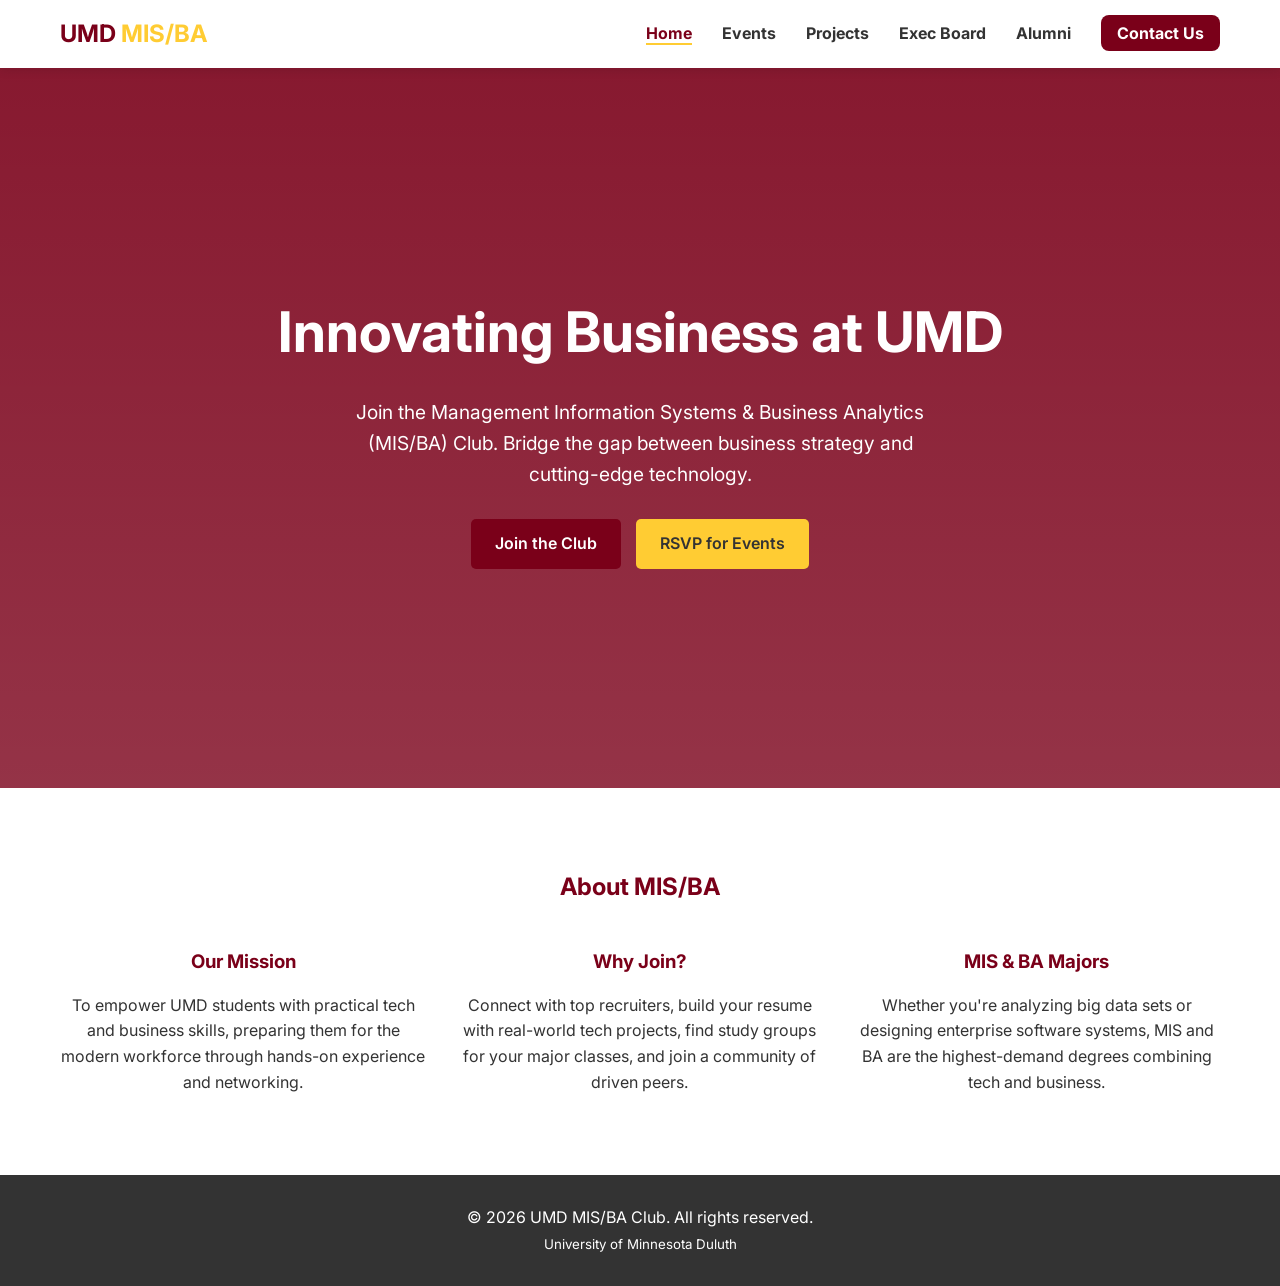
<file: index.html>
<!DOCTYPE html>
<html lang="en">
<head>
    <meta charset="UTF-8">
    <meta name="viewport" content="width=device-width, initial-scale=1.0">
    <title>Home | UMD MIS/BA Club</title>
    <link rel="stylesheet" href="style.css">
    <link href="https://fonts.googleapis.com/css2?family=Inter:wght@300;400;600;700&display=swap" rel="stylesheet">
</head>
<body>

    <nav id="navbar">
        <div class="nav-container">
            <div class="logo">
                <a href="index.html">UMD <span>MIS/BA</span></a>
            </div>
            
            <button class="hamburger" aria-label="Toggle navigation">
                <span class="bar"></span>
                <span class="bar"></span>
                <span class="bar"></span>
            </button>

            <ul class="nav-links">
    <li><a href="index.html">Home</a></li>
    <li><a href="events.html">Events</a></li>
    <li><a href="projects.html">Projects</a></li>
    <li><a href="board.html">Exec Board</a></li>
    <li><a href="alumni.html">Alumni</a></li>
    <li><a href="contact.html" class="nav-cta">Contact Us</a></li>
</ul>
        </div>
    </nav>

    <main>
        <section id="hero">
            <div class="hero-content">
                <h1>Innovating Business at UMD</h1>
                <p>Join the Management Information Systems & Business Analytics (MIS/BA) Club.
                     Bridge the gap between business strategy and cutting-edge technology.</p>
                <div class="hero-buttons">
                    <a href="contact.html" class="btn btn-primary">Join the Club</a>
                    <a href="events.html" class="btn btn-secondary">RSVP for Events</a>
                </div>
            </div>
        </section>

        <section id="about" class="section-padding">
            <div class="container text-center">
                <h2>About MIS/BA</h2>
                <div class="about-grid">
                    <div class="about-card">
                        <h3>Our Mission</h3>
                        <p>To empower UMD students with practical tech and business skills,
                             preparing them for the modern workforce through hands-on experience and networking.</p>
                    </div>
                    <div class="about-card">
                        <h3>Why Join?</h3>
                        <p>Connect with top recruiters, build your resume with real-world tech projects,
                             find study groups for your major classes, and join a community of driven peers.</p>
                    </div>
                    <div class="about-card">
                        <h3>MIS & BA Majors</h3>
                        <p>Whether you're analyzing big data sets or designing enterprise software systems, 
                            MIS and BA are the highest-demand degrees combining tech and business.</p>
                    </div>
                </div>
            </div>
        </section>
    </main>

    <footer>
        <div class="container text-center">
            <p>&copy; <span class="year"></span> UMD MIS/BA Club. All rights reserved.</p>
            <p><small>University of Minnesota Duluth</small></p>
        </div>
    </footer>

    <script src="script.js"></script>
</body>
</html>
</file>
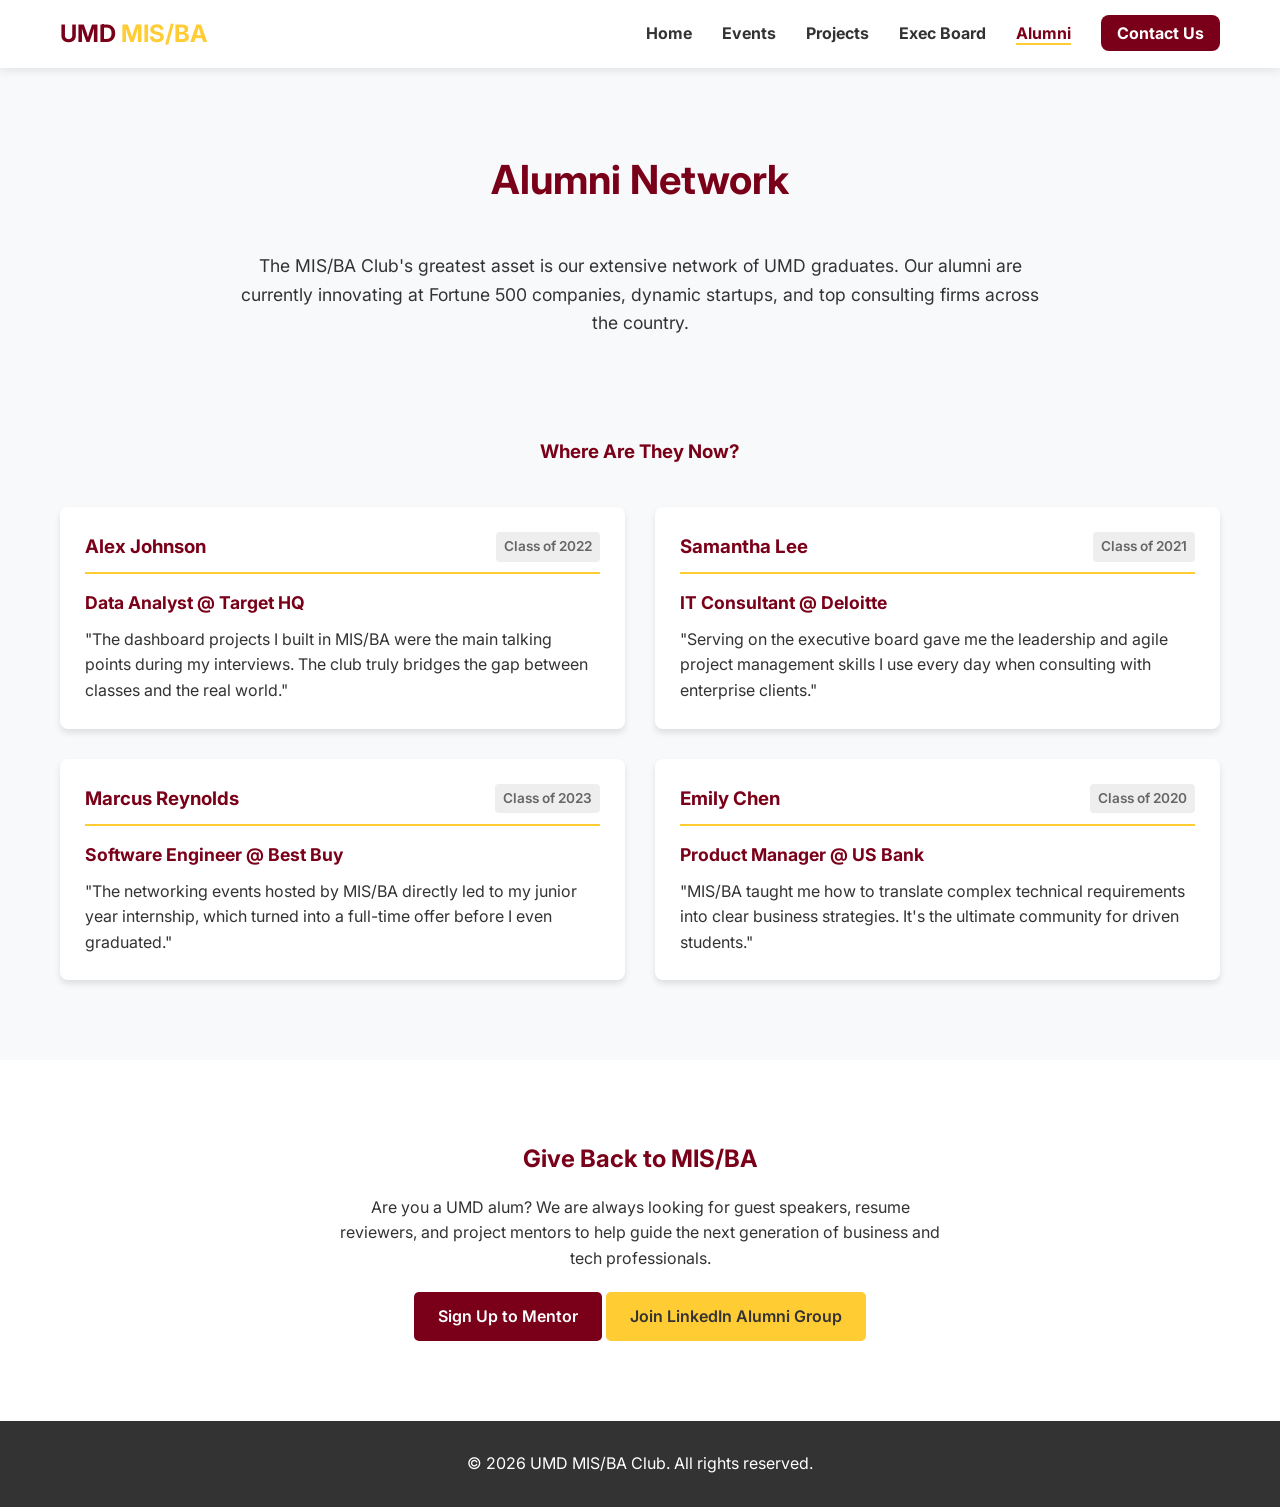
<file: alumni.html>
<!DOCTYPE html>
<html lang="en">
<head>
    <meta charset="UTF-8">
    <meta name="viewport" content="width=device-width, initial-scale=1.0">
    <title>Alumni | UMD MIS/BA Club</title>
    <link rel="stylesheet" href="style.css">
    <link href="https://fonts.googleapis.com/css2?family=Inter:wght@300;400;600;700&display=swap" rel="stylesheet">
</head>
<body>

    <nav id="navbar">
        <div class="nav-container">
            <div class="logo"><a href="index.html">UMD <span>MIS/BA</span></a></div>
            <button class="hamburger" aria-label="Toggle navigation"><span class="bar"></span><span class="bar"></span><span class="bar"></span></button>
            <ul class="nav-links">
                <li><a href="index.html">Home</a></li>
                <li><a href="events.html">Events</a></li>
                <li><a href="projects.html">Projects</a></li>
                <li><a href="board.html">Exec Board</a></li>
                <li><a href="alumni.html">Alumni</a></li>
                <li><a href="contact.html" class="nav-cta">Contact Us</a></li>
            </ul>
        </div>
    </nav>

    <main class="bg-light">
        <section class="section-padding" style="padding-bottom: 20px;">
            <div class="container text-center">
                <h2 class="page-title">Alumni Network</h2>
                <p style="max-width: 800px; margin: 0 auto; font-size: 1.1rem;">
                    The MIS/BA Club's greatest asset is our extensive network of UMD graduates. Our alumni are currently 
                    innovating at Fortune 500 companies, dynamic startups, and top consulting firms across the country.
                </p>
            </div>
        </section>

        <section class="section-padding">
            <div class="container">
                <h3 class="text-center" style="margin-bottom: 30px;">Where Are They Now?</h3>
                <div class="grid-container">
                    
                    <div class="card alumni-card">
                        <div class="alumni-header">
                            <h3>Alex Johnson</h3>
                            <span class="grad-year">Class of 2022</span>
                        </div>
                        <p class="company"><strong>Data Analyst @ Target HQ</strong></p>
                        <p>"The dashboard projects I built in MIS/BA were the main talking points during my interviews. 
                            The club truly bridges the gap between classes and the real world."</p>
                    </div>

                    <div class="card alumni-card">
                        <div class="alumni-header">
                            <h3>Samantha Lee</h3>
                            <span class="grad-year">Class of 2021</span>
                        </div>
                        <p class="company"><strong>IT Consultant @ Deloitte</strong></p>
                        <p>"Serving on the executive board gave me the leadership and agile project management skills
                             I use every day when consulting with enterprise clients."</p>
                    </div>

                    <div class="card alumni-card">
                        <div class="alumni-header">
                            <h3>Marcus Reynolds</h3>
                            <span class="grad-year">Class of 2023</span>
                        </div>
                        <p class="company"><strong>Software Engineer @ Best Buy</strong></p>
                        <p>"The networking events hosted by MIS/BA directly led to my junior year internship, which turned 
                            into a full-time offer before I even graduated."</p>
                    </div>

                    <div class="card alumni-card">
                        <div class="alumni-header">
                            <h3>Emily Chen</h3>
                            <span class="grad-year">Class of 2020</span>
                        </div>
                        <p class="company"><strong>Product Manager @ US Bank</strong></p>
                        <p>"MIS/BA taught me how to translate complex technical requirements into clear business 
                            strategies. It's the ultimate community for driven students."</p>
                    </div>

                </div>
            </div>
        </section>

        <section class="section-padding" style="background-color: var(--white);">
            <div class="container text-center">
                <h2>Give Back to MIS/BA</h2>
                <p style="max-width: 600px; margin: 0 auto 20px auto;">
                    Are you a UMD alum? We are always looking for guest speakers, resume reviewers, 
                    and project mentors to help guide the next generation of business and tech professionals.
                </p>
                <a href="contact.html" class="btn btn-primary">Sign Up to Mentor</a>
<a href="https://www.linkedin.com/groups/6566647/" class="btn btn-secondary" target="_blank">Join LinkedIn Alumni Group</a>            </div>
        </section>
    </main>

    <footer>
        <div class="container text-center">
            <p>&copy; <span class="year"></span> UMD MIS/BA Club. All rights reserved.</p>
        </div>
    </footer>

    <script src="script.js"></script>
</body>
</html>
</file>
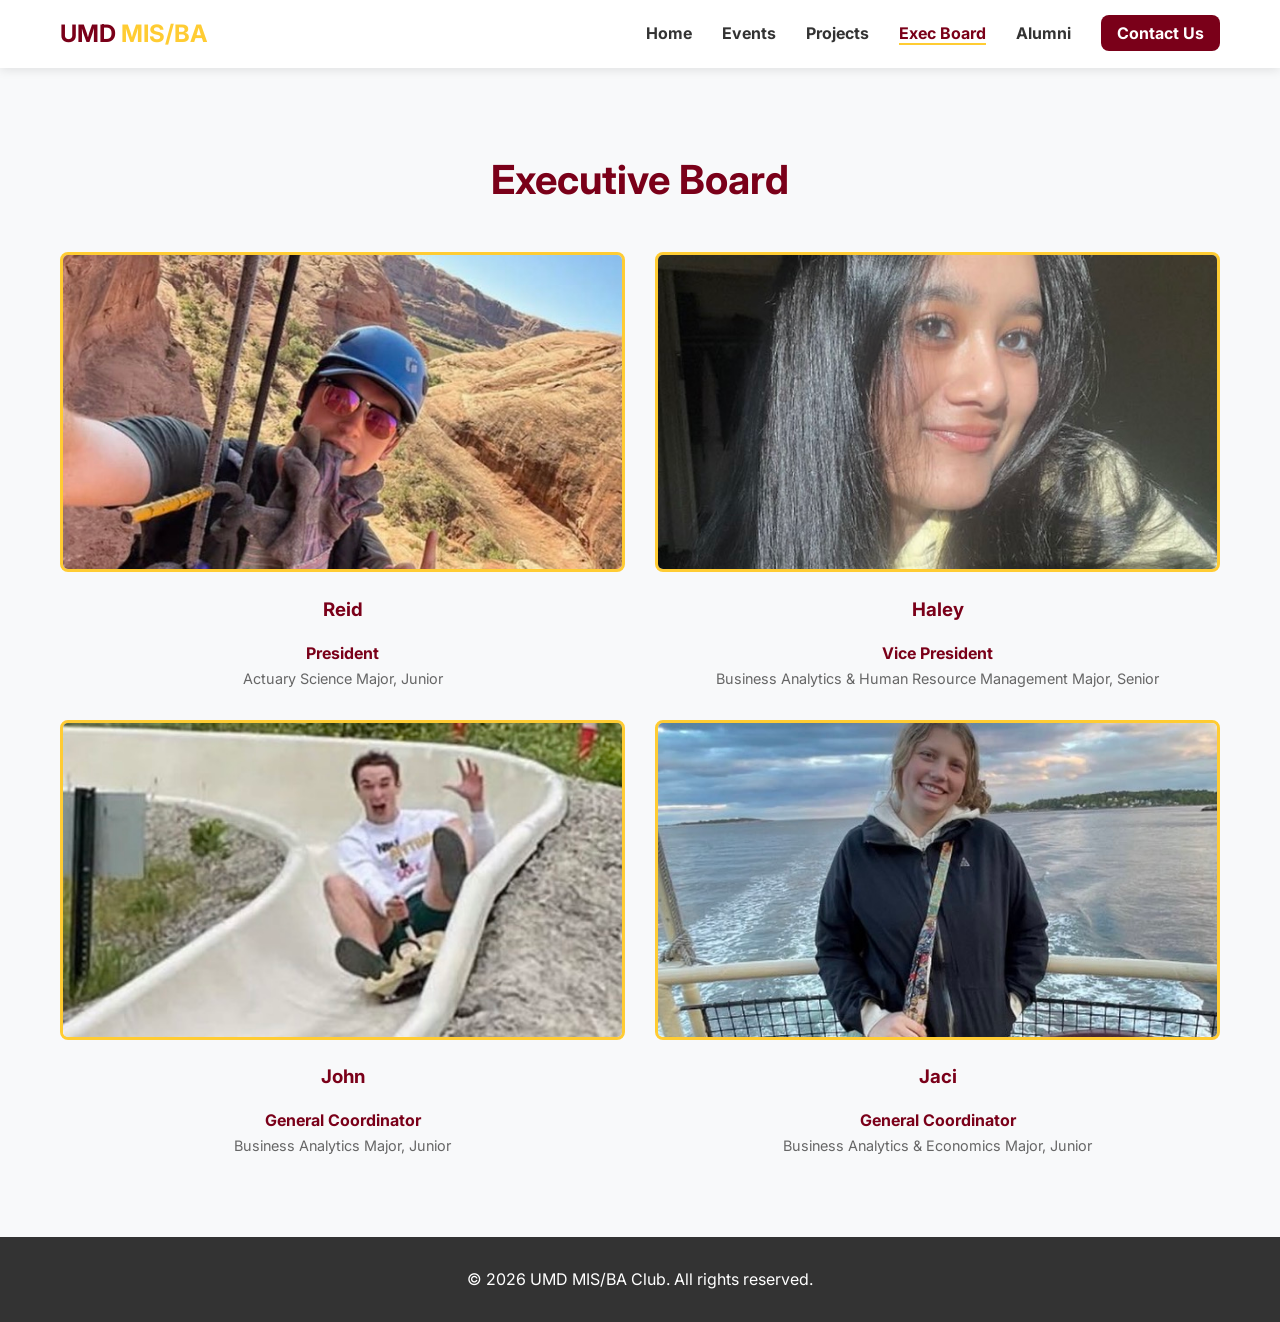
<file: board.html>
<!DOCTYPE html>
<html lang="en">
<head>
    <meta charset="UTF-8">
    <meta name="viewport" content="width=device-width, initial-scale=1.0">
    <title>Exec Board | UMD MIS/BA Club</title>
    <link rel="stylesheet" href="style.css">
    <link href="https://fonts.googleapis.com/css2?family=Inter:wght@300;400;600;700&display=swap" rel="stylesheet">
</head>
<body>

    <nav id="navbar">
        <div class="nav-container">
            <div class="logo"><a href="index.html">UMD <span>MIS/BA</span></a></div>
            <button class="hamburger" aria-label="Toggle navigation"><span class="bar"></span><span class="bar"></span><span class="bar"></span></button>
            <ul class="nav-links">
    <li><a href="index.html">Home</a></li>
    <li><a href="events.html">Events</a></li>
    <li><a href="projects.html">Projects</a></li>
    <li><a href="board.html">Exec Board</a></li>
    <li><a href="alumni.html">Alumni</a></li>
    <li><a href="contact.html" class="nav-cta">Contact Us</a></li>
</ul>
            </ul>
        </div>
    </nav>

    <main class="bg-light">
        <section class="section-padding">
            <div class="container">
                <h2 class="text-center page-title">Executive Board</h2>
                <div class="grid-container board-grid">
                    
                 <div class="board-member">
    <img src="images/IMG_0834.jpg" alt="Reid - President" class="board-img">
    <h3>Reid</h3>
    <p class="role">President</p>
    <p class="major">Actuary Science Major, Junior</p>
</div>

<div class="board-member">
    <img src="images/IMG_0831.jpg" alt="Haley - Vice President" class="board-img">
    <h3>Haley</h3>
    <p class="role">Vice President</p>
    <p class="major">Business Analytics & Human Resource Management Major, Senior</p>
</div>

<div class="board-member">
    <img src="images/IMG_0833.jpg" alt="John - General Coordinator" class="board-img">
    <h3>John</h3>
    <p class="role">General Coordinator</p>
    <p class="major">Business Analytics Major, Junior</p>
</div>

<div class="board-member">
    <img src="images/IMG_0832.jpg" alt="Jaci - General Coordinator" class="board-img">
    <h3>Jaci</h3>
    <p class="role">General Coordinator</p>
    <p class="major">Business Analytics & Economics Major, Junior</p>
</div>

                </div>
            </div>
        </section>
    </main>

    <footer>
        <div class="container text-center">
            <p>&copy; <span class="year"></span> UMD MIS/BA Club. All rights reserved.</p>
        </div>
    </footer>

    <script src="script.js"></script>
</body>
</html>
</file>
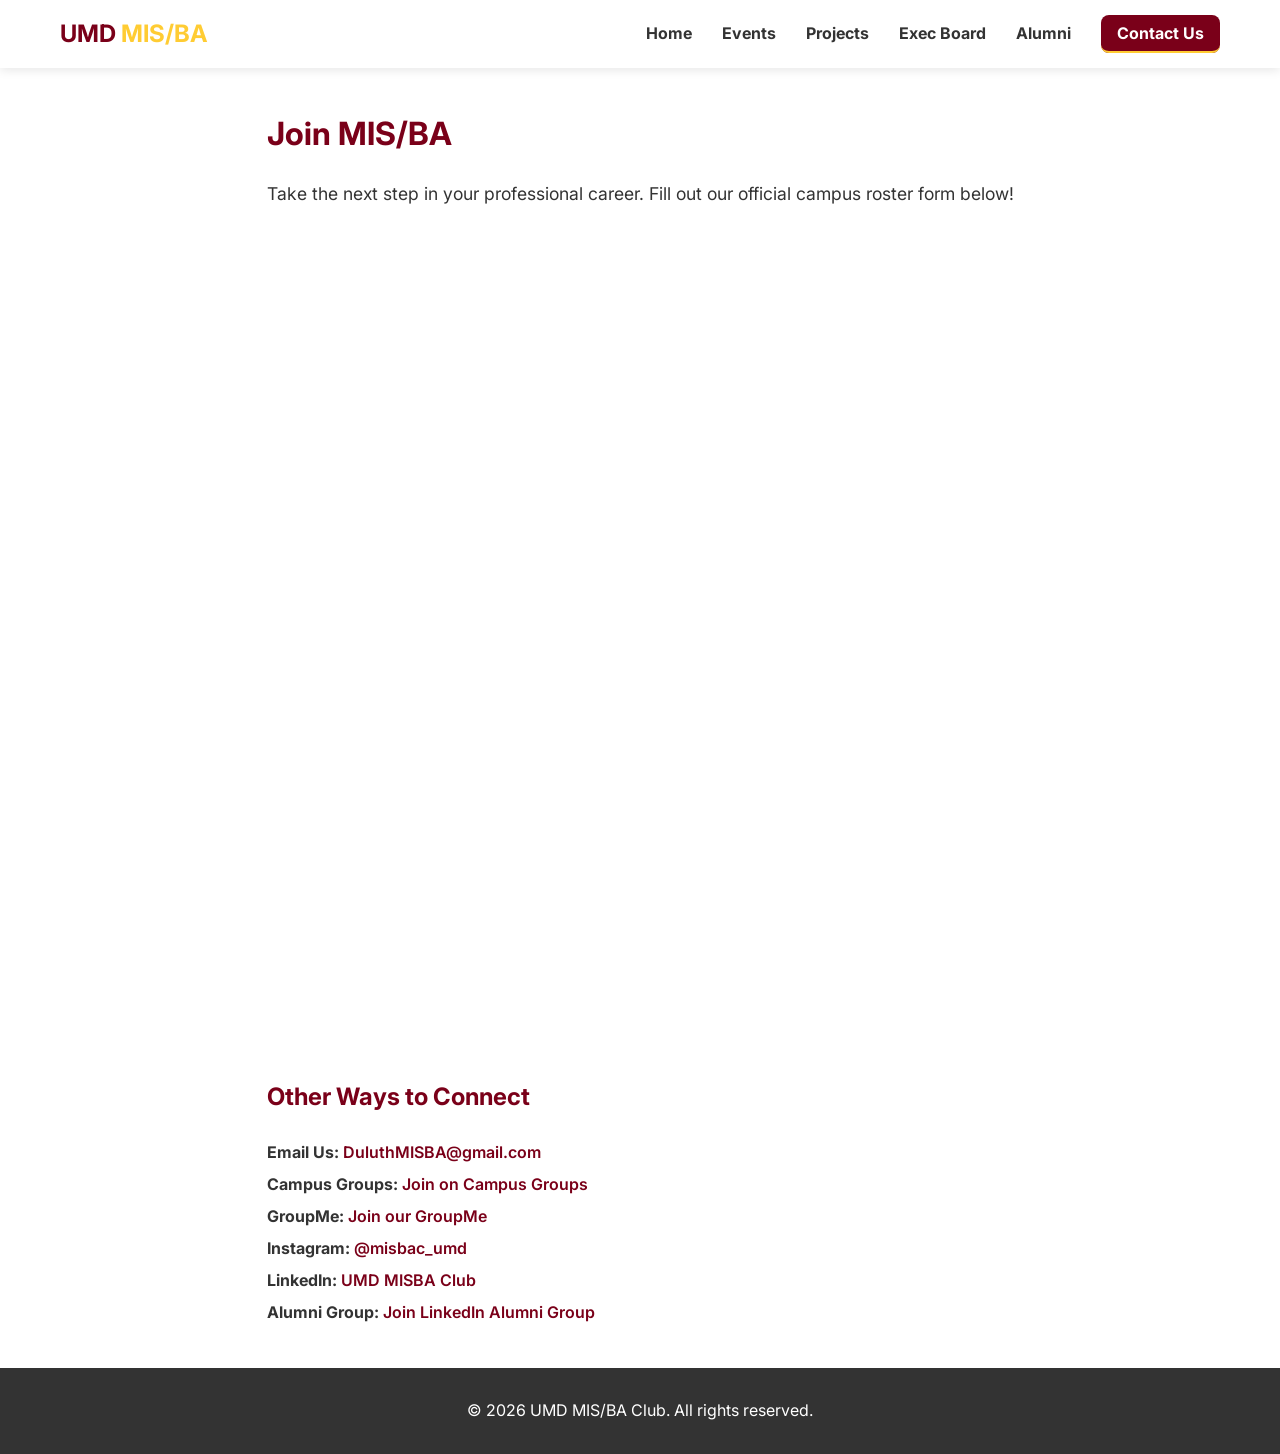
<file: contact.html>
<!DOCTYPE html>
<html lang="en">
<head>
    <meta charset="UTF-8">
    <meta name="viewport" content="width=device-width, initial-scale=1.0">
    <title>Contact | UMD MIS/BA Club</title>
    <link rel="stylesheet" href="style.css">
    <link href="https://fonts.googleapis.com/css2?family=Inter:wght@300;400;600;700&display=swap" rel="stylesheet">
</head>
<body>

    <nav id="navbar">
        <div class="nav-container">
            <div class="logo"><a href="index.html">UMD <span>MIS/BA</span></a></div>
            <button class="hamburger" aria-label="Toggle navigation"><span class="bar"></span><span class="bar"></span><span class="bar"></span></button>
            <ul class="nav-links">
    <li><a href="index.html">Home</a></li>
    <li><a href="events.html">Events</a></li>
    <li><a href="projects.html">Projects</a></li>
    <li><a href="board.html">Exec Board</a></li>
    <li><a href="alumni.html">Alumni</a></li>
    <li><a href="contact.html" class="nav-cta">Contact Us</a></li>
</ul>
        </div>
    </nav>
<main style="max-width: 800px; margin: 40px auto; padding: 0 20px;">
        
        <h1 style="color: var(--umd-maroon); margin-bottom: 20px;">Join MIS/BA</h1>
        <p style="margin-bottom: 30px; font-size: 1.1rem;">Take the next step in your professional career. Fill out our official campus roster form below!</p>
        
        <div style="width: 100%; display: flex; justify-content: center; margin-bottom: 40px;">
            <iframe src="https://docs.google.com/forms/d/e/1FAIpQLSe57A_ZvdChAwKrxAcUDplcVwF8VPrQBijHyChfcuXUQzx4tg/viewform?embedded=true" width="100%" height="800" frameborder="0" marginheight="0" marginwidth="0">Loading…</iframe>
        </div>

        <h2 style="color: var(--umd-maroon); margin-bottom: 15px;">Other Ways to Connect</h2>
       <ul class="social-links" style="line-height: 2;">
    <li><strong>Email Us:</strong> <a href="mailto:DuluthMISBA@gmail.com">DuluthMISBA@gmail.com</a></li>
    
    <li><strong>Campus Groups:</strong> <a href="https://duluthumn.campusgroups.com/MISBA/club_signup" target="_blank">Join on Campus Groups</a></li>
    
    <li><strong>GroupMe:</strong> <a href="https://groupme.com/join_group/102864632/jWQbuBT5" target="_blank">Join our GroupMe</a></li>
    <li><strong>Instagram:</strong> <a href="https://www.instagram.com/misbac_umd/" target="_blank">@misbac_umd</a></li>
    <li><strong>LinkedIn:</strong> <a href="https://www.linkedin.com/in/mis-ba-duluth/" target="_blank">UMD MISBA Club</a></li>
    <li><strong>Alumni Group:</strong> <a href="https://www.linkedin.com/groups/6566647/" target="_blank">Join LinkedIn Alumni Group</a></li>
</ul>

    </main>
</ul>

                        </ul>
                    </div>

                   

                </div>
            </div>
        </section>
    </main>

    <footer>
        <div class="container text-center">
            <p>&copy; <span class="year"></span> UMD MIS/BA Club. All rights reserved.</p>
        </div>
    </footer>

    <script src="script.js"></script>
</body>
</html>
</file>
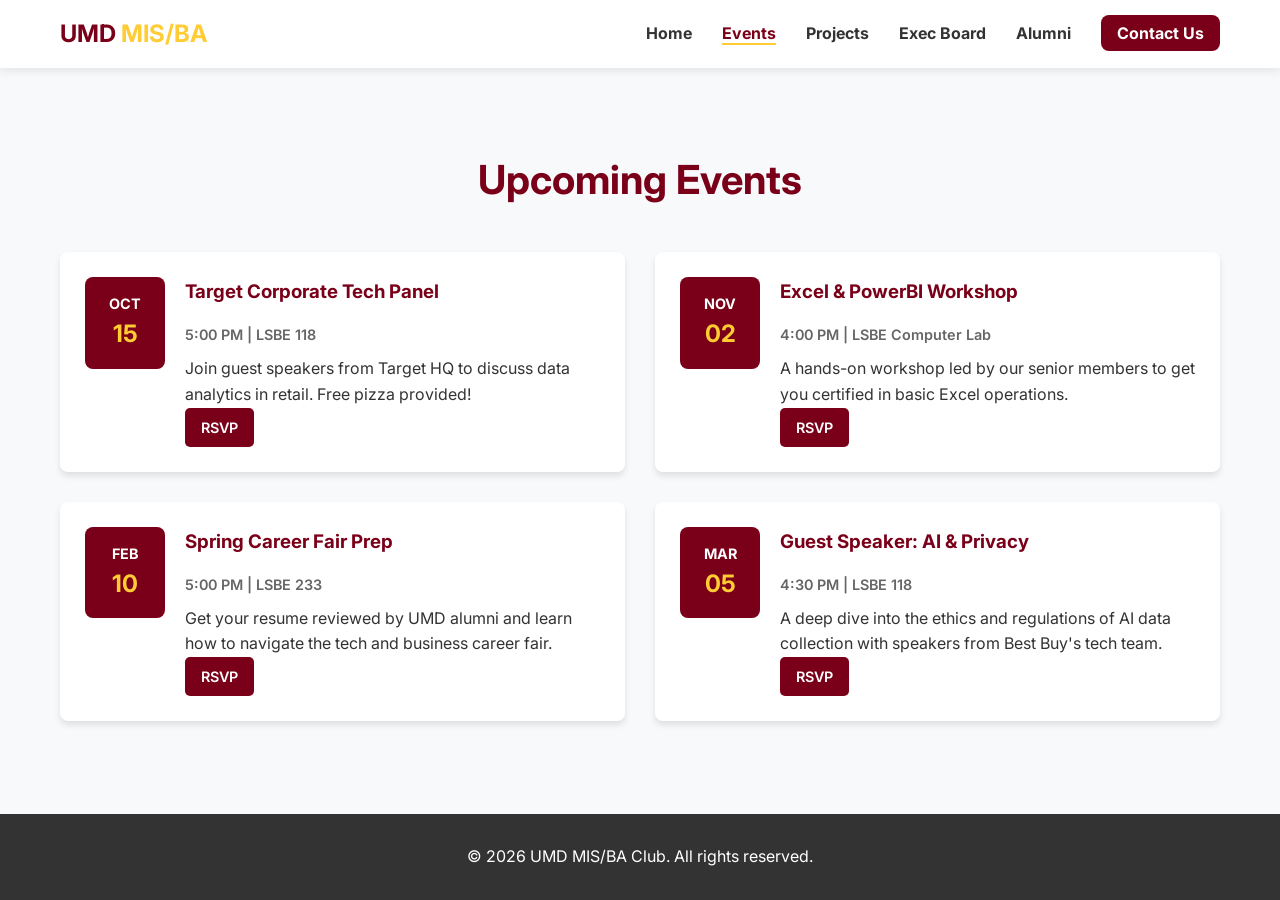
<file: events.html>
<!DOCTYPE html>
<html lang="en">
<head>
    <meta charset="UTF-8">
    <meta name="viewport" content="width=device-width, initial-scale=1.0">
    <title>Events | UMD MIS/BA Club</title>
    <link rel="stylesheet" href="style.css">
    <link href="https://fonts.googleapis.com/css2?family=Inter:wght@300;400;600;700&display=swap" rel="stylesheet">
</head>
<body>

    <nav id="navbar">
        <div class="nav-container">
            <div class="logo"><a href="index.html">UMD <span>MIS/BA</span></a></div>
            <button class="hamburger" aria-label="Toggle navigation"><span class="bar"></span><span class="bar"></span><span class="bar"></span></button>
            <ul class="nav-links">
    <li><a href="index.html">Home</a></li>
    <li><a href="events.html">Events</a></li>
    <li><a href="projects.html">Projects</a></li>
    <li><a href="board.html">Exec Board</a></li>
    <li><a href="alumni.html">Alumni</a></li>
    <li><a href="contact.html" class="nav-cta">Contact Us</a></li>
</ul>
        </div>
    </nav>

    <main class="bg-light">
        <section class="section-padding">
            <div class="container">
                <h2 class="text-center page-title">Upcoming Events</h2>
                <div class="grid-container">
                    
                    <div class="card event-card">
                        <div class="event-date">
                            <span class="month">OCT</span>
                            <span class="day">15</span>
                        </div>
                        <div class="event-details">
                            <h3>Target Corporate Tech Panel</h3>
                            <p class="event-time">5:00 PM | LSBE 118</p>
                            <p>Join guest speakers from Target HQ to discuss data analytics in retail. Free pizza provided!</p>
                            <a href="contact.html" class="btn btn-sm">RSVP</a>
                        </div>
                    </div>

                    <div class="card event-card">
                        <div class="event-date">
                            <span class="month">NOV</span>
                            <span class="day">02</span>
                        </div>
                        <div class="event-details">
                            <h3>Excel & PowerBI Workshop</h3>
                            <p class="event-time">4:00 PM | LSBE Computer Lab</p>
                            <p>A hands-on workshop led by our senior members to get you certified in basic Excel operations.</p>
                            <a href="contact.html" class="btn btn-sm">RSVP</a>
                        </div>
                    </div>

                    <div class="card event-card">
                        <div class="event-date">
                            <span class="month">FEB</span>
                            <span class="day">10</span>
                        </div>
                        <div class="event-details">
                            <h3>Spring Career Fair Prep</h3>
                            <p class="event-time">5:00 PM | LSBE 233</p>
                            <p>Get your resume reviewed by UMD alumni and learn how to navigate the tech and business career fair.</p>
                            <a href="contact.html" class="btn btn-sm">RSVP</a>
                        </div>
                    </div>

                    <div class="card event-card">
                        <div class="event-date">
                            <span class="month">MAR</span>
                            <span class="day">05</span>
                        </div>
                        <div class="event-details">
                            <h3>Guest Speaker: AI & Privacy</h3>
                            <p class="event-time">4:30 PM | LSBE 118</p>
                            <p>A deep dive into the ethics and regulations of AI data collection with speakers from Best Buy's tech team.</p>
                            <a href="contact.html" class="btn btn-sm">RSVP</a>
                        </div>
                    </div>

                </div>
            </div>
        </section>
    </main>

    <footer>
        <div class="container text-center">
            <p>&copy; <span class="year"></span> UMD MIS/BA Club. All rights reserved.</p>
        </div>
    </footer>

    <script src="script.js"></script>
</body>
</html>
</file>
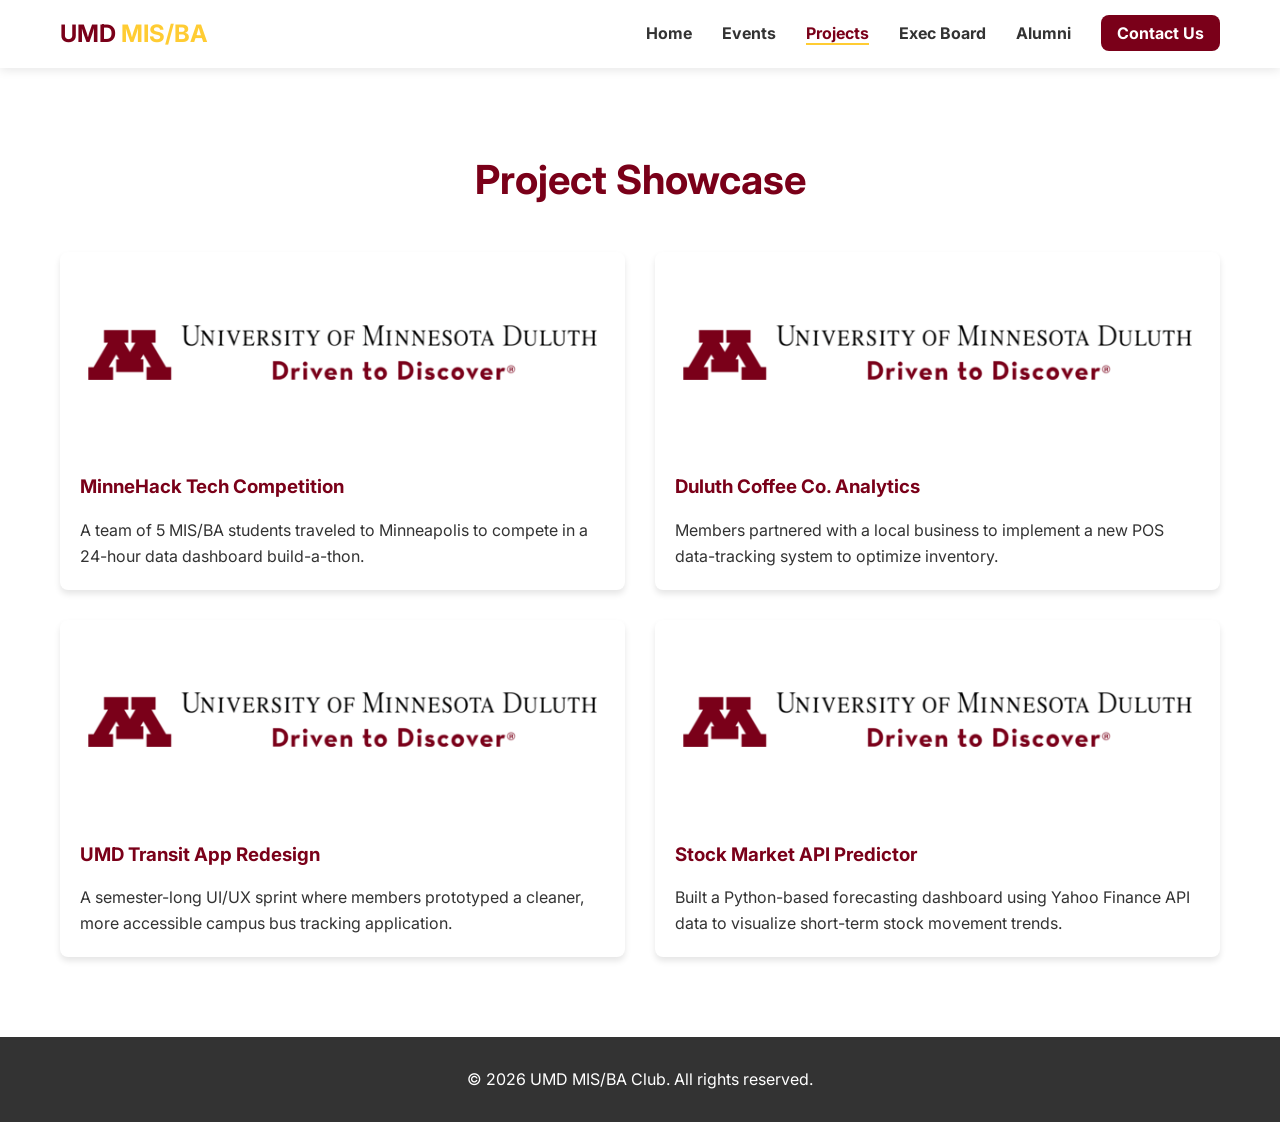
<file: projects.html>
<!DOCTYPE html>
<html lang="en">
<head>
    <meta charset="UTF-8">
    <meta name="viewport" content="width=device-width, initial-scale=1.0">
    <title>Projects | UMD MIS/BA Club</title>
    <link rel="stylesheet" href="style.css">
    <link href="https://fonts.googleapis.com/css2?family=Inter:wght@300;400;600;700&display=swap" rel="stylesheet">
</head>
<body>

    <nav id="navbar">
        <div class="nav-container">
            <div class="logo"><a href="index.html">UMD <span>MIS/BA</span></a></div>
            <button class="hamburger" aria-label="Toggle navigation"><span class="bar"></span><span class="bar"></span><span class="bar"></span></button>
            <ul class="nav-links">
    <li><a href="index.html">Home</a></li>
    <li><a href="events.html">Events</a></li>
    <li><a href="projects.html">Projects</a></li>
    <li><a href="board.html">Exec Board</a></li>
    <li><a href="alumni.html">Alumni</a></li>
    <li><a href="contact.html" class="nav-cta">Contact Us</a></li>
</ul>
        </div>
    </nav>

    <main>
        <section class="section-padding">
            <div class="container">
                <h2 class="text-center page-title">Project Showcase</h2>
                <div class="grid-container">
                    
                    <div class="card project-card">
    <div class="project-img-container">
        <img src="images/project_placeholder1.png" alt="MinneHack Competition" class="project-img">
    </div>
    <div class="project-content">
        <h3>MinneHack Tech Competition</h3>
        <p>A team of 5 MIS/BA students traveled to Minneapolis to compete in a 24-hour data dashboard build-a-thon.</p>
    </div>
</div>

<div class="card project-card">
    <div class="project-img-container">
        <img src="images/project_placeholder1.png" alt="Duluth Coffee Co Analytics" class="project-img">
    </div>
    <div class="project-content">
        <h3>Duluth Coffee Co. Analytics</h3>
        <p>Members partnered with a local business to implement a new POS data-tracking system to optimize inventory.</p>
    </div>
</div>

<div class="card project-card">
    <div class="project-img-container">
        <img src="images/project_placeholder1.png" alt="UMD Transit App Redesign" class="project-img">
    </div>
    <div class="project-content">
        <h3>UMD Transit App Redesign</h3>
        <p>A semester-long UI/UX sprint where members prototyped a cleaner, more accessible campus bus tracking application.</p>
    </div>
</div>

<div class="card project-card">
    <div class="project-img-container">
        <img src="images/project_placeholder1.png" alt="Stock Market API Predictor" class="project-img">
    </div>
    <div class="project-content">
        <h3>Stock Market API Predictor</h3>
        <p>Built a Python-based forecasting dashboard using Yahoo Finance API data to visualize short-term stock movement trends.</p>
    </div>
</div>
                    </div>

                    

                </div>
            </div>
        </section>
    </main>

    <footer>
        <div class="container text-center">
            <p>&copy; <span class="year"></span> UMD MIS/BA Club. All rights reserved.</p>
        </div>
    </footer>

    <script src="script.js"></script>
</body>
</html>
</file>
<file: style.css>
/* ... [Keep all previous variables, typography, and button CSS] ... */

:root {
    --umd-maroon: #7A0019;
    --umd-gold: #FFCC33;
    --umd-maroon-dark: #5c0013;
    --text-dark: #333333;
    --text-light: #666666;
    --bg-light: #f8f9fa;
    --white: #ffffff;
    --card-shadow: 0 4px 6px rgba(0,0,0,0.1);
    --hover-shadow: 0 10px 15px rgba(0,0,0,0.15);
    --border-radius: 8px;
}

* { margin: 0; padding: 0; box-sizing: border-box; }
html { scroll-behavior: smooth; }

/* ========================================================================= */
/* MULTI-PAGE LAYOUT FIXES                                                   */
/* ========================================================================= */
/* Forces the footer to always be pushed to the bottom of the screen */
body {
    font-family: 'Inter', system-ui, sans-serif;
    color: var(--text-dark);
    line-height: 1.6;
    background-color: var(--white);
    display: flex;
    flex-direction: column;
    min-height: 100vh; 
}
main {
    flex: 1; /* Pushes footer down */
}

h1, h2, h3 { margin-bottom: 1rem; color: var(--umd-maroon); }
a { text-decoration: none; color: var(--umd-maroon); transition: color 0.3s ease; }
a:hover { color: var(--umd-gold); }

.container { max-width: 1200px; margin: 0 auto; padding: 0 20px; }
.text-center { text-align: center; }
.section-padding { padding: 80px 0; }
.bg-light { background-color: var(--bg-light); }
.w-100 { width: 100%; }
.page-title { margin-bottom: 40px; font-size: 2.5rem; }

/* Buttons */
.btn { display: inline-block; padding: 12px 24px; border-radius: 5px; font-weight: 600; cursor: pointer; border: none; transition: all 0.3s ease; }
.btn-primary { background-color: var(--umd-maroon); color: var(--white); }
.btn-primary:hover { background-color: var(--umd-maroon-dark); color: var(--umd-gold); }
.btn-secondary { background-color: var(--umd-gold); color: var(--text-dark); }
.btn-secondary:hover { background-color: #e6b800; color: var(--text-dark); }
.btn-sm { padding: 8px 16px; font-size: 0.9rem; background-color: var(--umd-maroon); color: var(--white); }

/* Navigation */
#navbar { background-color: var(--white); box-shadow: 0 2px 10px rgba(0,0,0,0.1); position: sticky; top: 0; z-index: 1000; }
.nav-container { display: flex; justify-content: space-between; align-items: center; padding: 15px 20px; max-width: 1200px; margin: 0 auto; }
.logo a { font-size: 1.5rem; font-weight: 700; color: var(--umd-maroon); }
.logo span { color: var(--umd-gold); }
.nav-links { display: flex; list-style: none; gap: 30px; align-items: center; }
.nav-links a { color: var(--text-dark); font-weight: 600; }
.nav-links a:hover { color: var(--umd-maroon); }

/* Highlights the current page in the nav */
.nav-links a.active-link { color: var(--umd-maroon); border-bottom: 2px solid var(--umd-gold); }

.nav-cta { background-color: var(--umd-maroon); color: var(--white) !important; padding: 8px 16px; border-radius: var(--border-radius); }

.hamburger { display: none; cursor: pointer; background: none; border: none; }
.bar { display: block; width: 25px; height: 3px; margin: 5px auto; background-color: var(--text-dark); transition: all 0.3s ease; }

/* Hero */
#hero { background: linear-gradient(rgba(122, 0, 25, 0.9), rgba(122, 0, 25, 0.8)), url('https://images.unsplash.com/photo-1522071820081-009f0129c71c?ixlib=rb-1.2.1&auto=format&fit=crop&w=1950&q=80') center/cover; height: 80vh; display: flex; align-items: center; justify-content: center; text-align: center; color: var(--white); padding: 0 20px; }
.hero-content h1 { color: var(--white); font-size: 3.5rem; margin-bottom: 20px; }
.hero-content p { font-size: 1.2rem; max-width: 600px; margin: 0 auto 30px auto; }
.hero-buttons { display: flex; gap: 15px; justify-content: center; }

/* Grids & Cards */
.grid-container { display: grid; grid-template-columns: repeat(auto-fit, minmax(300px, 1fr)); gap: 30px; margin-top: 40px; }
/* ========================================================================= */
/* EXEC BOARD SPECIFIC GRID (2x2 Layout)                                     */
/* ========================================================================= */
.board-grid {
    grid-template-columns: repeat(2, 1fr); /* Forces exactly 2 equal columns */
}

/* Make sure it stacks nicely on mobile screens */
@media (max-width: 768px) {
    .board-grid {
        grid-template-columns: 1fr; /* Stacks to 1 column on small screens */
    }
}/* ========================================================================= */
/* GRID LAYOUTS (Events, Projects, Board)                                    */
/* ========================================================================= */
.grid-container {
    display: grid;
    /* Forces exactly 2 equal columns for a 2x2 layout */
    grid-template-columns: repeat(2, 1fr); 
    gap: 30px;
    margin-top: 40px;
}

.about-grid {
    display: grid;
    /* Keeps the About section flexible since it only has 3 items */
    grid-template-columns: repeat(auto-fit, minmax(250px, 1fr));
    gap: 30px;
    margin-top: 40px;
}

/* ========================================================================= */
/* MOBILE RESPONSIVENESS FOR GRIDS                                           */
/* ========================================================================= */
@media (max-width: 768px) {
    /* Stacks the 2x2 grids into a single column on mobile phones */
    .grid-container {
        grid-template-columns: 1fr; 
    }
}
.about-grid { display: grid; grid-template-columns: repeat(auto-fit, minmax(250px, 1fr)); gap: 30px; margin-top: 40px; }
.card { background: var(--white); border-radius: var(--border-radius); box-shadow: var(--card-shadow); padding: 25px; transition: transform 0.3s ease, box-shadow 0.3s ease; }
.card:hover { transform: translateY(-5px); box-shadow: var(--hover-shadow); }

/* Events */
.event-card { display: flex; gap: 20px; }
.event-date { background-color: var(--umd-maroon); color: var(--white); padding: 15px; border-radius: var(--border-radius); text-align: center; min-width: 80px; height: fit-content; }
.event-date .month { display: block; font-size: 0.9rem; font-weight: 700; }
.event-date .day { display: block; font-size: 1.5rem; font-weight: 700; color: var(--umd-gold); }
.event-time { color: var(--text-light); font-weight: 600; margin-bottom: 10px; font-size: 0.9rem; }

/* Projects */
.project-card { padding: 0; overflow: hidden; }
.project-img-placeholder { width: 100%; height: 200px; background-color: #ddd; display: flex; align-items: center; justify-content: center; color: var(--text-light); }
.project-content { padding: 20px; }

/* Board */
.board-member { text-align: center; }
.headshot-placeholder { width: 150px; height: 150px; background-color: #ccc; border-radius: 50%; margin: 0 auto 15px auto; display: flex; align-items: center; justify-content: center; color: var(--text-light); border: 4px solid var(--umd-maroon); }
.board-member .role { font-weight: 700; color: var(--umd-maroon); }
.board-member .major { font-size: 0.9rem; color: var(--text-light); }

/* Contact Forms */
.contact-wrapper { display: grid; grid-template-columns: 1fr 1fr; gap: 50px; margin-top: 40px; }
.social-links { list-style: none; margin-top: 20px; line-height: 2; }
.social-links a { font-weight: 600; }
.contact-form { background: var(--white); padding: 30px; border-radius: var(--border-radius); box-shadow: var(--card-shadow); }
.form-group { margin-bottom: 20px; }
.form-group label { display: block; margin-bottom: 8px; font-weight: 600; }
.form-group input, .form-group select, .form-group textarea { width: 100%; padding: 12px; border: 1px solid #ddd; border-radius: 5px; font-family: inherit; }
.form-group input:focus, .form-group textarea:focus { outline: none; border-color: var(--umd-maroon); }

/* Footer */
footer { background-color: var(--text-dark); color: var(--white); padding: 30px 0; margin-top: auto; }

/* Mobile */
@media (max-width: 768px) {
    .hero-content h1 { font-size: 2.5rem; }
    .hero-buttons { flex-direction: column; }
    .contact-wrapper { grid-template-columns: 1fr; }
    .hamburger { display: block; }
    .nav-links { position: fixed; left: -100%; top: 70px; gap: 0; flex-direction: column; background-color: var(--white); width: 100%; text-align: center; transition: 0.3s; box-shadow: 0 10px 10px rgba(0,0,0,0.1); }
    .nav-links.active { left: 0; }
    .nav-links li { margin: 15px 0; }
    .hamburger.active .bar:nth-child(2) { opacity: 0; }
    .hamburger.active .bar:nth-child(1) { transform: translateY(8px) rotate(45deg); }
    .hamburger.active .bar:nth-child(3) { transform: translateY(-8px) rotate(-45deg); }
}/* ========================================================================= */
/* ALUMNI PAGE SPECIFICS  (please add more information about alumni as it comes)                                                   */
/* ========================================================================= */
.alumni-card {
    display: flex;
    flex-direction: column;
    gap: 10px;
}
.alumni-header {
    display: flex;
    justify-content: space-between;
    align-items: center;
    border-bottom: 2px solid var(--umd-gold);
    padding-bottom: 10px;
    margin-bottom: 5px;
}
.alumni-header h3 {
    margin-bottom: 0;
}
.grad-year {
    font-size: 0.85rem;
    font-weight: 600;
    color: var(--text-light);
    background-color: #eee;
    padding: 4px 8px;
    border-radius: 4px;
}
.company {
    color: var(--umd-maroon);
    font-size: 1.1rem;
}/* ========================================================================= */
/* BOARD MEMBER HEADSHOTS                                                    */
/* ========================================================================= */
.board-img {
    width: 100%;
    height: 320px; /* Forces all images to be the exact same height */
    object-fit: cover; /* Ensures the image fills the box without stretching or squishing */
    border-radius: 8px; /* Gives it nice rounded corners to match your site */
    margin-bottom: 15px; /* Adds a little space between the photo and their name */
    border: 3px solid var(--umd-gold); /* Optional: Adds a cool gold border around the photo! */
}/* ========================================================================= */
/* NAVIGATION BAR STYLES                                                     */
/* ========================================================================= */
.navbar {
    display: flex;
    justify-content: space-between; /* This is the magic line! It pushes the logo left and links right */
    align-items: center; /* Vertically centers the logo and links */
    padding: 15px 40px; /* Adds breathing room around the edges */
    background-color: white; /* Matches your Alumni page background */
    box-shadow: 0 2px 5px rgba(0,0,0,0.05); /* Adds a very faint shadow under the bar */
}

.nav-links {
    display: flex;
    align-items: center;
    gap: 30px; /* Adjust this number to add more or less space between your links */
    list-style: none; /* Removes bullet points */
    margin: 0;
    padding: 0;
}

.nav-links a {
    text-decoration: none;
    color: #333; /* Dark grey text for the links */
    font-weight: bold;
    font-size: 1rem;
    transition: color 0.3s ease;
}

.nav-links a:hover {
    color: var(--umd-maroon); /* Makes the links turn maroon when you hover over them */
}/* Container for the image at the top of the card */
.project-img-container {
    width: 100%;
    height: 200px; /* Adjust this to make the images taller or shorter */
    overflow: hidden;
    border-top-left-radius: 8px; /* Matches card corners */
    border-top-right-radius: 8px;
}

/* The actual image settings */
.project-img {
    width: 100%;
    height: 100%;
    object-fit: cover; /* This crops the image to fill the space without stretching it */
    display: block;
}

/* Optional: Slight hover effect to make the cards feel interactive */
.project-card:hover .project-img {
    transform: scale(1.05);
    transition: transform 0.3s ease;
}
</file>
